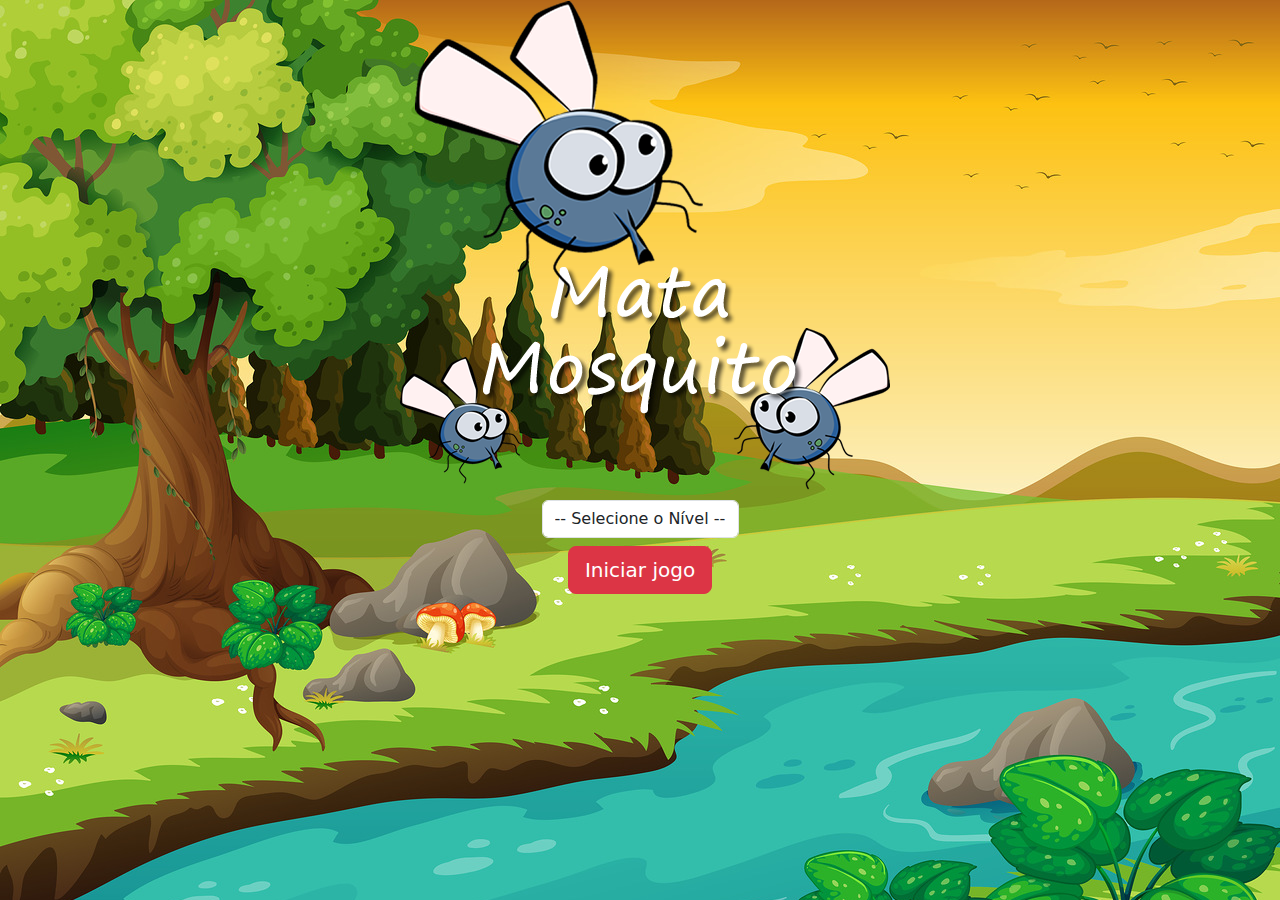
<file: index.html>
<!DOCTYPE html>
<html lang="pt-br">
<head>
    <meta charset="UTF-8">
    <meta name="viewport" content="width=device-width, initial-scale=1.0">
    <title>Mata Mosquito</title>
    <link href="https://cdn.jsdelivr.net/npm/bootstrap@5.3.3/dist/css/bootstrap.min.css" rel="stylesheet" integrity="sha384-QWTKZyjpPEjISv5WaRU9OFeRpok6YctnYmDr5pNlyT2bRjXh0JMhjY6hW+ALEwIH" crossorigin="anonymous">
    <link rel="stylesheet" href="style.css">
    <script src="Functions.js"></script>

    <script>

        function iniciarJogo() {
            var nivel = document.getElementById('nivel').value

            if (nivel === ''){
                alert('Selecione um nível para iniciar o jogo')
                return false
            }

            window.location.href = "app.html?" + nivel
        
        }

    </script>
</head>
<body>
    <div class="container">
        <div class="row">
            <div class="col">
                <div class="d-flex justify-content-center">
                    <img src="imagens/game.png"/>
                </div>
            </div>
        </div>

        <div class="row">
            <div class="col">
                <div class="d-flex justify-content-center">
                    <div class="mb-2">
                        <select class="form-control" id="nivel">
                            <option value="">-- Selecione o Nível --</option>
                            <option value="Normal">Normal</option>
                            <option value="Dificil">Difícil</option>
                            <option value="JohnWick">John Wick</option>
                        </select>
                    </div>
                </div>
            </div>
        </div>

    </div>
    <div class="container">
        <div class="row">
            <div class="col">
                <div class="d-flex justify-content-center">
                    <button type="button" class="btn btn-danger btn-lg" onclick="iniciarJogo()">Iniciar jogo</button>
                </div>
            </div>
        </div>
    </div>

</body>
</html>
</file>
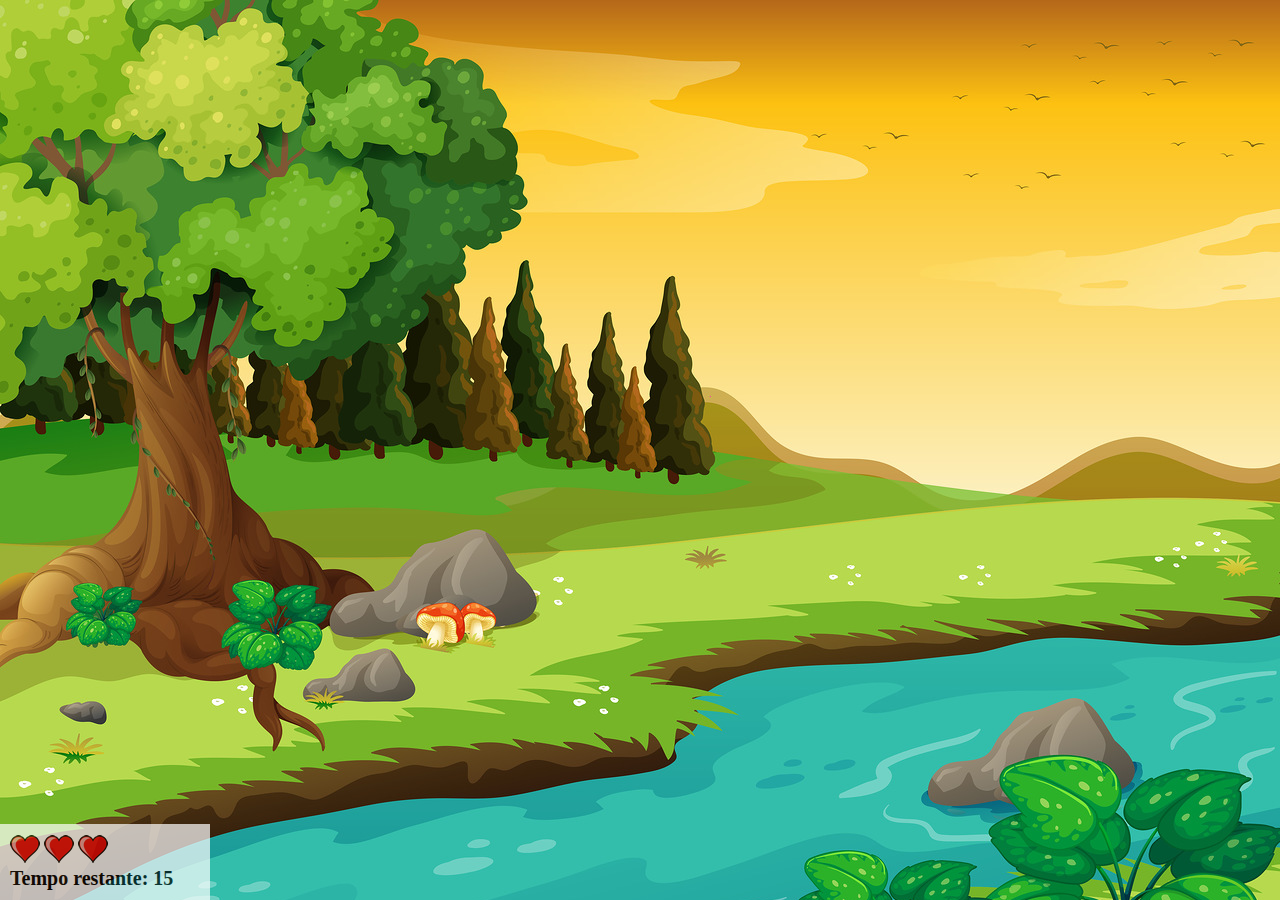
<file: app.html>
<!DOCTYPE html>
<html lang="pt-br">
<head>
    <meta charset="UTF-8">
    <meta name="viewport" content="width=device-width, initial-scale=1.0">
    <title>Mata Mosquito</title>
    <link rel="stylesheet" href="style.css">
    <script src="Functions.js"></script>
</head>
<body onresize="calcularAlturaLargura()">

    <div class="painel">
        <div class="vidas">
            <img id="v3" src="imagens/coracao_cheio.png" alt="Vida">
            <img id="v2" src="imagens/coracao_cheio.png" alt="Vida">
            <img id="v1" src="imagens/coracao_cheio.png" alt="Vida">
        </div>
        <div class="cronometro">Tempo restante: <span id="tempo">15</span></div>
    </div>
    
    <script>
        var criarMosquito = setInterval(function() {
            posicaoRandomica()
        }, criarMosquitoTempo)
    </script>
</body>
</html>
</file>
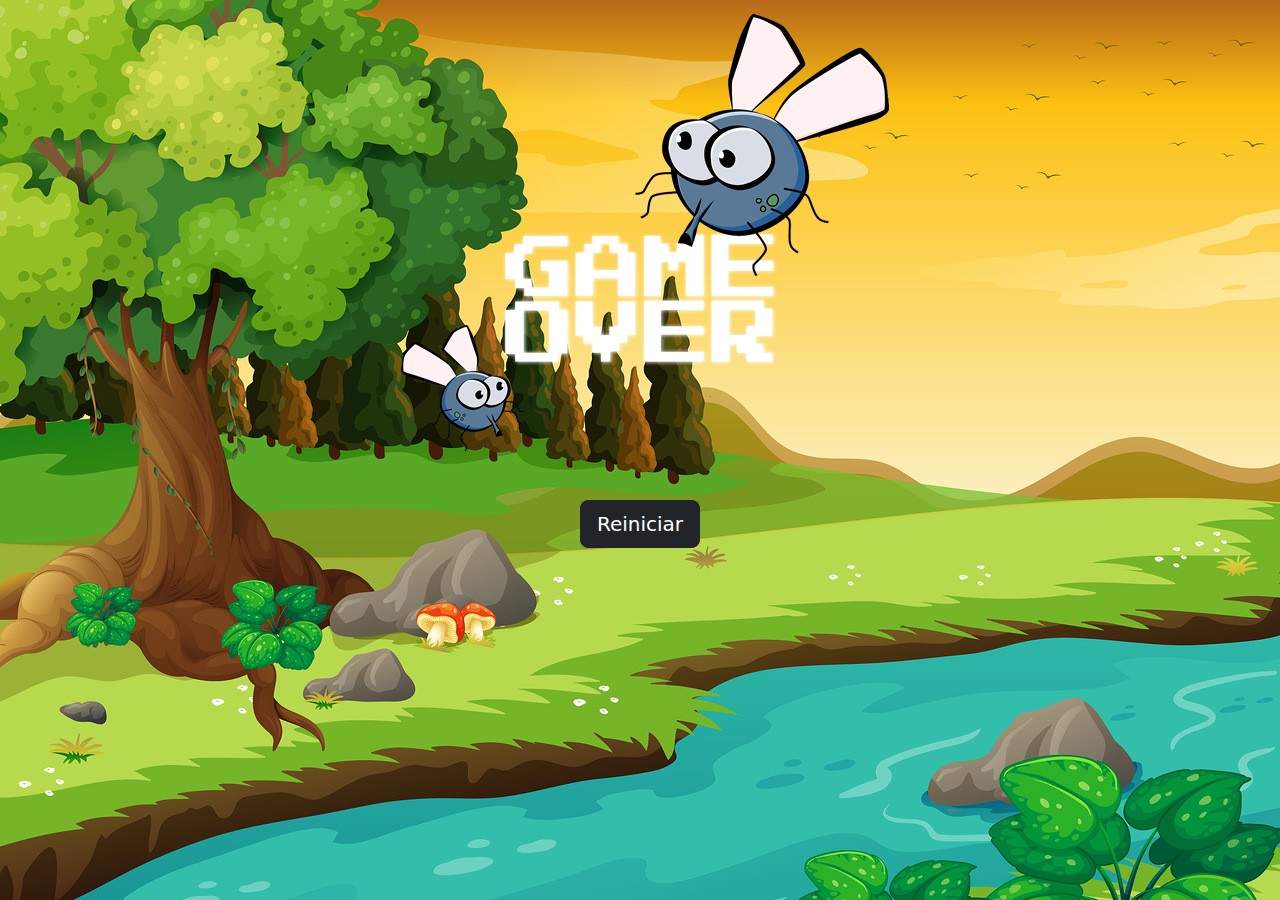
<file: fim-de-jogo.html>
<!DOCTYPE html>
<html lang="pt-br">
<head>
    <meta charset="UTF-8">
    <meta name="viewport" content="width=device-width, initial-scale=1.0">
    <title>Mata Mosquito</title>
    <link href="https://cdn.jsdelivr.net/npm/bootstrap@5.3.3/dist/css/bootstrap.min.css" rel="stylesheet" integrity="sha384-QWTKZyjpPEjISv5WaRU9OFeRpok6YctnYmDr5pNlyT2bRjXh0JMhjY6hW+ALEwIH" crossorigin="anonymous">
    <link rel="stylesheet" href="style.css">
    <script src="Functions.js"></script>
</head>
<body>
    <div class="container">
        <div class="row">
            <div class="col">
                <div class="d-flex justify-content-center">
                    <img src="imagens/game_over.png"/>
                </div>
            </div>
        </div>
    </div>
    <div class="container">
        <div class="row">
            <div class="col">
                <div class="d-flex justify-content-center">
                    <button type="button" class="btn btn-dark btn-lg" onclick= "window.location.href = 'app.html'">Reiniciar</button>
                </div>
            </div>
        </div>
    </div>

</body>
</html>
</file>
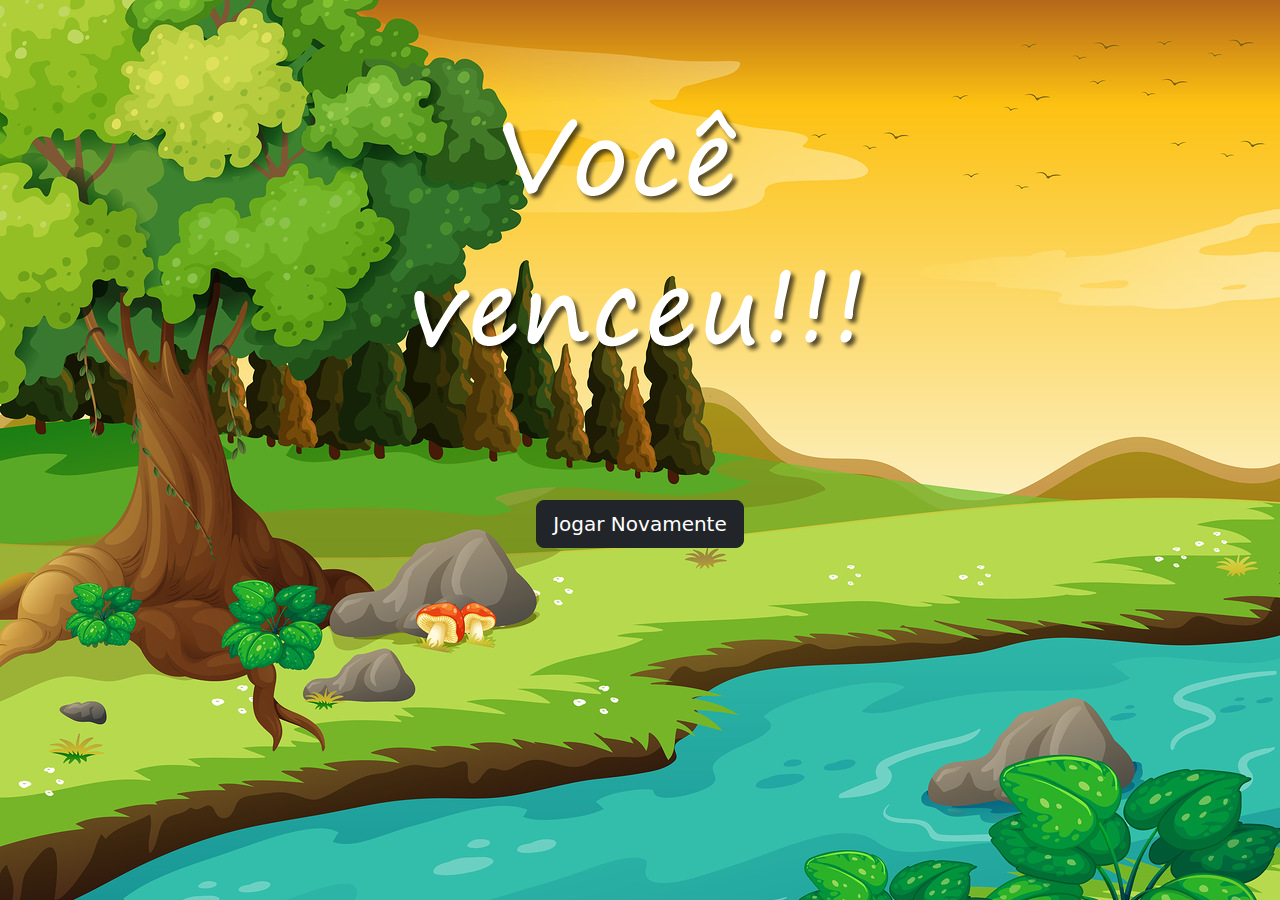
<file: vitoria.html>
<!DOCTYPE html>
<html lang="pt-br">
<head>
    <meta charset="UTF-8">
    <meta name="viewport" content="width=device-width, initial-scale=1.0">
    <title>Mata Mosquito</title>
    <link href="https://cdn.jsdelivr.net/npm/bootstrap@5.3.3/dist/css/bootstrap.min.css" rel="stylesheet" integrity="sha384-QWTKZyjpPEjISv5WaRU9OFeRpok6YctnYmDr5pNlyT2bRjXh0JMhjY6hW+ALEwIH" crossorigin="anonymous">
    <link rel="stylesheet" href="style.css">
    <script src="Functions.js"></script>
</head>
<body>
    <div class="container">
        <div class="row">
            <div class="col">
                <div class="d-flex justify-content-center">
                    <img src="imagens/vitoria.png"/>
                </div>
            </div>
        </div>
    </div>
    <div class="container">
        <div class="row">
            <div class="col">
                <div class="d-flex justify-content-center">
                    <button type="button" class="btn btn-dark btn-lg" onclick= "window.location.href = 'index.html'">Jogar Novamente</button>
                </div>
            </div>
        </div>
    </div>

</body>
</html>
</file>
<file: style.css>
html {
    cursor: url(imagens/mata_mosca.png) 30 30, auto;
}

body {
    background-image: url(imagens/bg.jpg);
    background-repeat: no-repeat;
    background-size: 100%;
}

.mosquito1 {
    width: 50px;
    height: 50px;   
}

.mosquito2 {
    width: 70px;
    height: 70px;   
}

.mosquito3 {
    width: 90px;
    height: 90px;   
}

.ladoA {
    transform: scaleX(1);
}

.ladoB {
    transform: scaleX(-1);
}

.painel {
    position: absolute;
    width: 190px;
    padding: 10px;
    bottom: 0;
    left: 0;
    border-top: solid 1px #fff;
    background-color: #fff;
    opacity: 0.7;
}

.vidas {
    float: left;
}

.cronometro {
    float: left;
    font-size: 20px;
    font-weight: bold;
}
</file>
